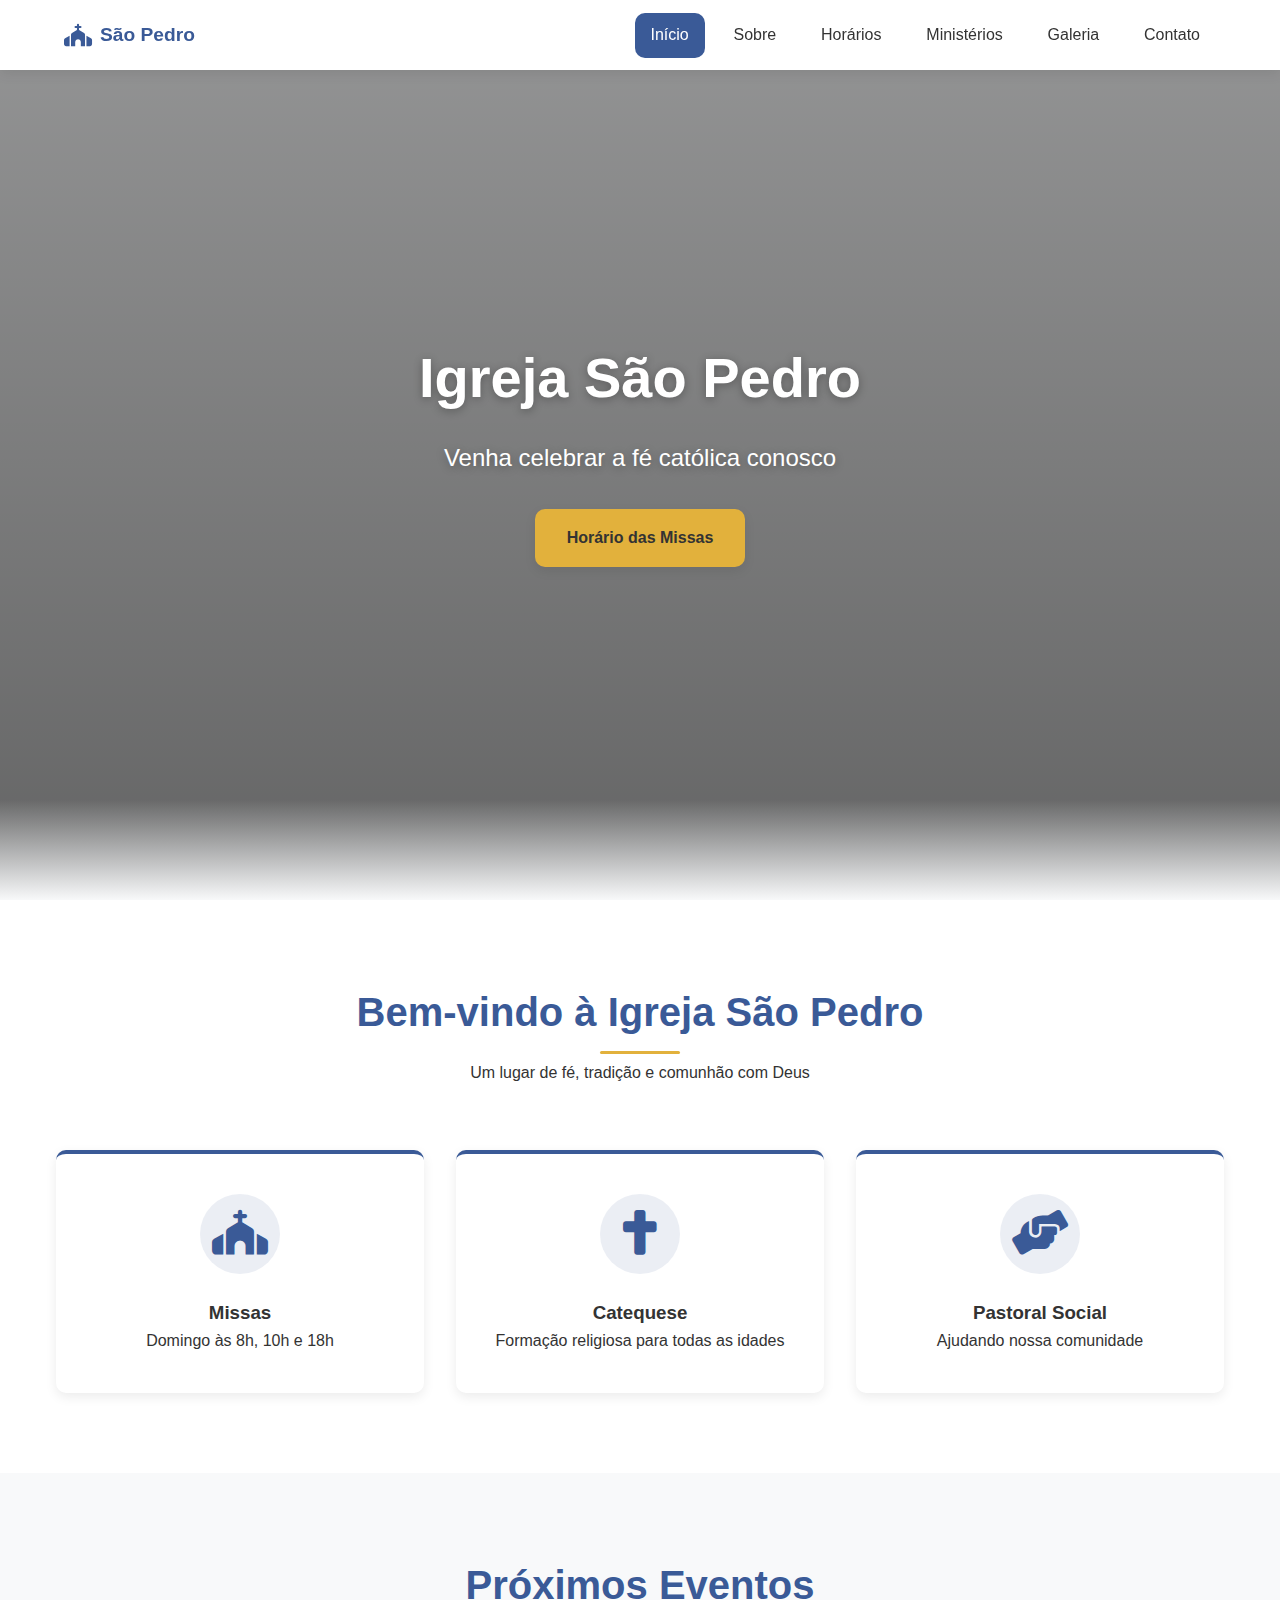
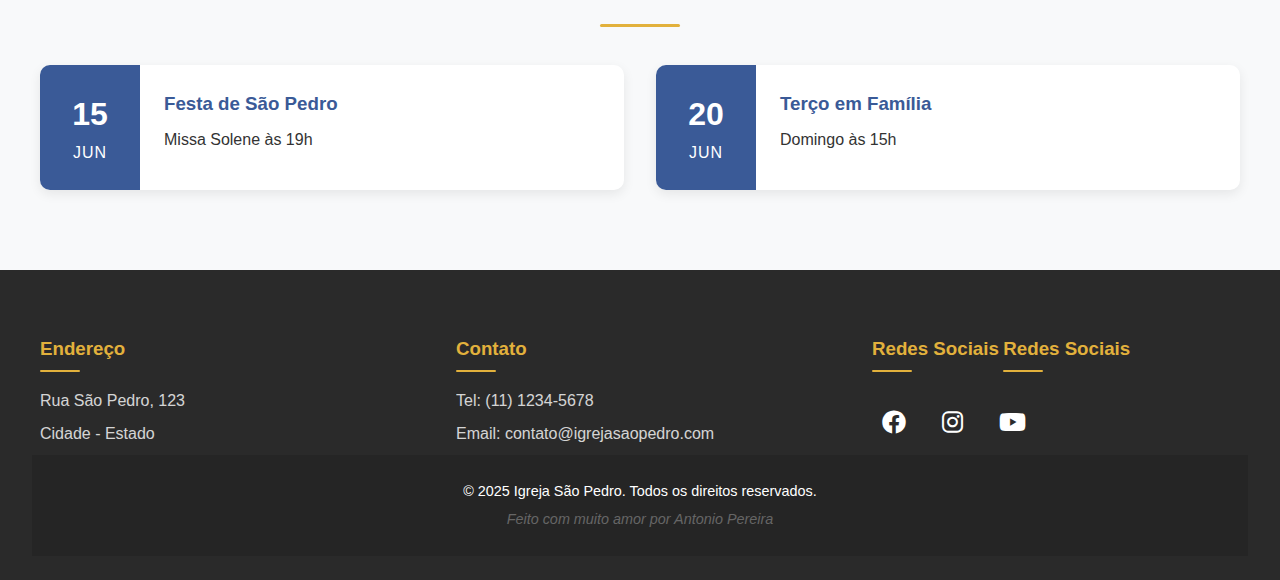
<file: index.html>
<!DOCTYPE html>
<html lang="pt-BR">
  <head>
    <title>Igreja São Pedro</title>
    <meta charset="UTF-8" />
    <meta name="viewport" content="width=device-width, initial-scale=1.0" />
    <link rel="stylesheet" href="styles.css" />
    <script type="module" src="script.js"></script>
    <link rel="stylesheet" href="https://cdnjs.cloudflare.com/ajax/libs/font-awesome/6.0.0/css/all.min.css" />
    <link rel="icon" href="/img/christianity.png" type="image/png">
  </head>
  <body>
    <nav>
      <div class="nav-container">
        <div class="nav-logo">
          <i class="fas fa-church"></i>
          <span>São Pedro</span>
        </div>
        <button class="mobile-menu-btn">
          <i class="fas fa-bars"></i>
        </button>
        <div class="nav-links">
          <a href="/" aria-current="page">Início</a> 
          <a href="/sobre.html">Sobre</a>
          <a href="/horarios.html">Horários</a>
          <a href="/ministerios.html">Ministérios</a>
          <a href="/galeria.html">Galeria</a>
          <a href="/contato.html">Contato</a>
        </div>
      </div>
    </nav>
    
    <header class="hero">
      <div class="hero-content">
        <h1>Igreja São Pedro</h1>
        <p>Venha celebrar a fé católica conosco</p>
        <a href="/horarios.html" class="cta-button">Horário das Missas</a>
      </div>
    </header>

    <main>
      <section class="welcome-section">
        <h2>Bem-vindo à Igreja São Pedro</h2>
        <p>Um lugar de fé, tradição e comunhão com Deus</p>
        <div class="features">
          <div class="feature-card">
            <i class="fas fa-church"></i>
            <h3>Missas</h3>
            <p>Domingo às 8h, 10h e 18h</p>
          </div>
          <div class="feature-card">
            <i class="fas fa-cross"></i>
            <h3>Catequese</h3>
            <p>Formação religiosa para todas as idades</p>
          </div>
          <div class="feature-card">
            <i class="fas fa-hands-helping"></i>
            <h3>Pastoral Social</h3>
            <p>Ajudando nossa comunidade</p>
          </div>
        </div>
      </section>

      <section class="events-section">
        <h2>Próximos Eventos</h2>
        <div class="events-grid">
          <div class="event-card">
            <div class="event-date">
              <span class="day">15</span>
              <span class="month">JUN</span>
            </div>
            <div class="event-details">
              <h3>Festa de São Pedro</h3>
              <p>Missa Solene às 19h</p>
            </div>
          </div>
          <div class="event-card">
            <div class="event-date">
              <span class="day">20</span>
              <span class="month">JUN</span>
            </div>
            <div class="event-details">
              <h3>Terço em Família</h3>
              <p>Domingo às 15h</p>
            </div>
          </div>
        </div>
      </section>
    </main>

    <footer>
      <div class="footer-content">
        <div class="footer-section">
          <h3>Endereço</h3>
          <p>Rua São Pedro, 123</p>
          <p>Cidade - Estado</p>
        </div>
        <div class="footer-section">
          <h3>Contato</h3>
          <p>Tel: (11) 1234-5678</p>
          <p>Email: contato@igrejasaopedro.com</p>
        </div>
        <div class="footer-section">
          <h3>Redes Sociais</h3>
          <h3>Redes Sociais</h3>
          <div class="social-links">
            <a href="https://www.facebook.com/igrejasaopedro" target="_blank" rel="noopener noreferrer">
              <i class="fab fa-facebook"></i>
            </a>
            <a href="https://www.instagram.com/igrejasaopedro" target="_blank" rel="noopener noreferrer">
              <i class="fab fa-instagram"></i>
            </a>
            <a href="https://www.youtube.com/@igrejasaopedro" target="_blank" rel="noopener noreferrer">
              <i class="fab fa-youtube"></i>
            </a>
          </div>
        </div>
      </div>
      <div class="footer-bottom">
        <p>&copy; 2025 Igreja São Pedro. Todos os direitos reservados.</p>
        <p>Feito com muito amor por Antonio Pereira</p>
      </div>
    </footer>

    <script>
      document.addEventListener('DOMContentLoaded', function() {
        const mobileMenuBtn = document.querySelector('.mobile-menu-btn');
        const navLinks = document.querySelector('.nav-links');
        
        mobileMenuBtn.addEventListener('click', function() {
          navLinks.classList.toggle('active');
          this.classList.toggle('active');
        });
      });
    </script>
  </body>
</html>
</file>
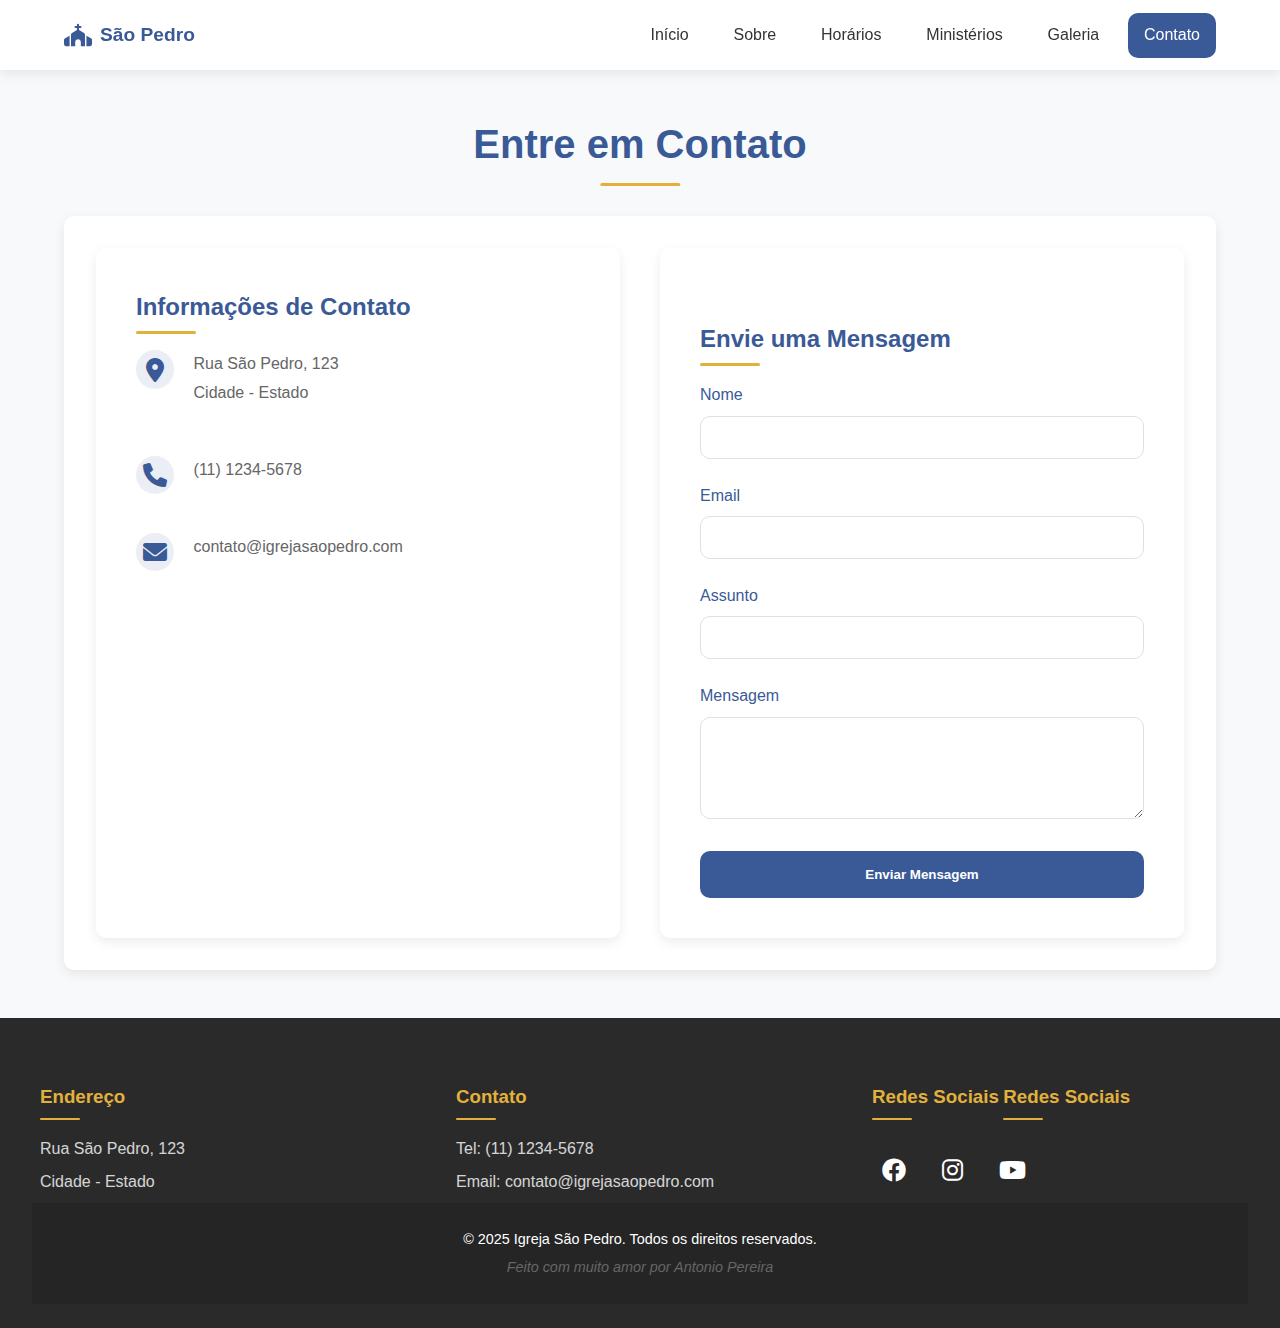
<file: contato.html>
<!DOCTYPE html>
<html lang="pt-BR">
  <head>
    <title>Contato - Igreja São Pedro</title>
    <meta charset="UTF-8" />
    <meta name="viewport" content="width=device-width, initial-scale=1.0" />
    <link rel="stylesheet" href="styles.css" />
    <script type="module" src="script.js"></script>
    <link rel="stylesheet" href="https://cdnjs.cloudflare.com/ajax/libs/font-awesome/6.0.0/css/all.min.css" />
    <link rel="icon" href="/img/christianity.png" type="image/png">
  </head>
  <body>
    <nav>
      <div class="nav-container">
        <div class="nav-logo">
          <i class="fas fa-church"></i>
          <span>São Pedro</span>
        </div>
        <button class="mobile-menu-btn">
          <i class="fas fa-bars"></i>
        </button>
        <div class="nav-links">
          <a href="/">Início</a>
          <a href="/sobre.html">Sobre</a>
          <a href="/horarios.html">Horários</a>
          <a href="/ministerios.html">Ministérios</a>
          <a href="/galeria.html">Galeria</a>
          <a href="/contato.html" aria-current="page">Contato</a>
        </div>
      </div>
    </nav>
    
    <main class="page-content">
      <h1>Entre em Contato</h1>
      <div class="content-section">
        <div class="contact-grid">
          <div class="contact-info">
            <h2>Informações de Contato</h2>
            <div class="contact-item">
              <i class="fas fa-map-marker-alt"></i>
              <p>Rua São Pedro, 123<br>Cidade - Estado</p>
            </div>
            <div class="contact-item">
              <i class="fas fa-phone"></i>
              <p>(11) 1234-5678</p>
            </div>
            <div class="contact-item">
              <i class="fas fa-envelope"></i>
              <p>contato@igrejasaopedro.com</p>
            </div>
          </div>

          <div class="contact-form">
            <h2>Envie uma Mensagem</h2>
            <form>
              <div class="form-group">
                <label for="name">Nome</label>
                <input type="text" id="name" name="name" required>
              </div>
              <div class="form-group">
                <label for="email">Email</label>
                <input type="email" id="email" name="email" required>
              </div>
              <div class="form-group">
                <label for="subject">Assunto</label>
                <input type="text" id="subject" name="subject" required>
              </div>
              <div class="form-group">
                <label for="message">Mensagem</label>
                <textarea id="message" name="message" rows="5" required></textarea>
              </div>
              <button type="submit" class="submit-button">Enviar Mensagem</button>
            </form>
          </div>
        </div>
      </div>
    </main>

    <footer>
      <div class="footer-content">
        <div class="footer-section">
          <h3>Endereço</h3>
          <p>Rua São Pedro, 123</p>
          <p>Cidade - Estado</p>
        </div>
        <div class="footer-section">
          <h3>Contato</h3>
          <p>Tel: (11) 1234-5678</p>
          <p>Email: contato@igrejasaopedro.com</p>
        </div>
        <div class="footer-section">
          <h3>Redes Sociais</h3>
          <h3>Redes Sociais</h3>
          <div class="social-links">
            <a href="https://www.facebook.com/igrejasaopedro" target="_blank" rel="noopener noreferrer">
              <i class="fab fa-facebook"></i>
            </a>
            <a href="https://www.instagram.com/igrejasaopedro" target="_blank" rel="noopener noreferrer">
              <i class="fab fa-instagram"></i>
            </a>
            <a href="https://www.youtube.com/@igrejasaopedro" target="_blank" rel="noopener noreferrer">
              <i class="fab fa-youtube"></i>
            </a>
          </div>
        </div>
      </div>
      <div class="footer-bottom">
        <p>&copy; 2025 Igreja São Pedro. Todos os direitos reservados.</p>
        <p>Feito com muito amor por Antonio Pereira</p>
      </div>
    </footer>

    <script>
      document.addEventListener('DOMContentLoaded', function() {
        const mobileMenuBtn = document.querySelector('.mobile-menu-btn');
        const navLinks = document.querySelector('.nav-links');
        
        mobileMenuBtn.addEventListener('click', function() {
          navLinks.classList.toggle('active');
          this.classList.toggle('active');
        });
      });
    </script>
  </body>
</html>
</file>
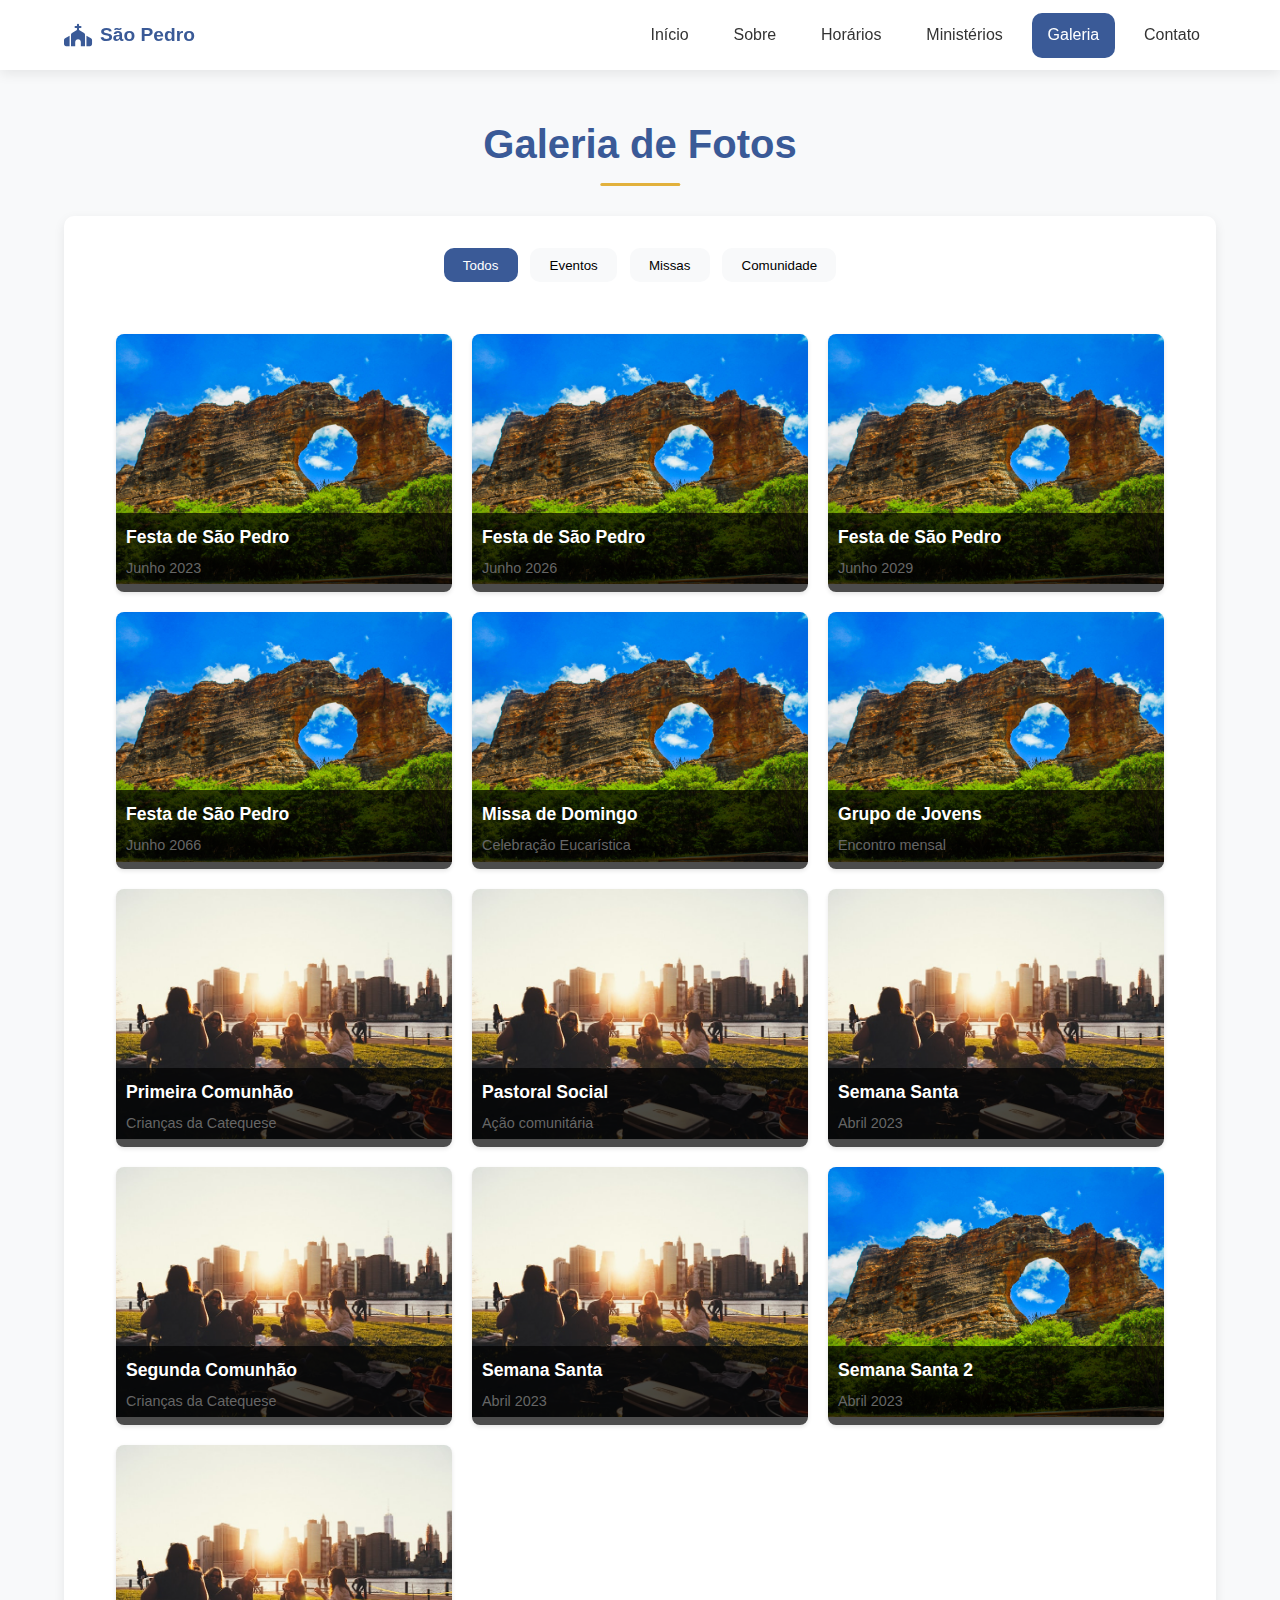
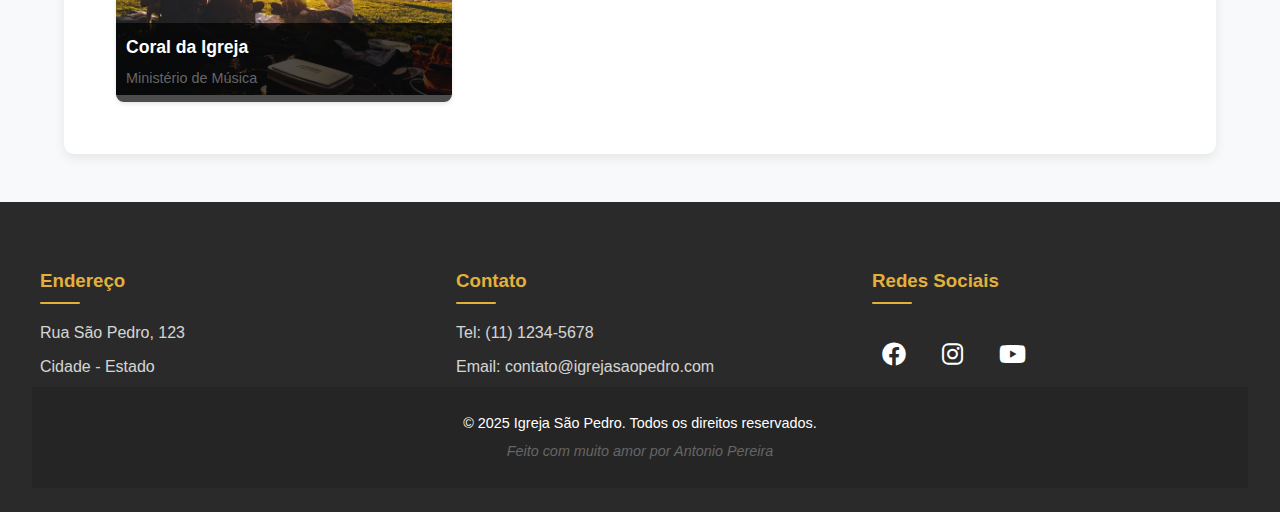
<file: galeria.html>
<!DOCTYPE html>
<html lang="pt-BR">
  <head>
    <title>Galeria - Igreja São Pedro</title>
    <meta charset="UTF-8" />
    <meta name="viewport" content="width=device-width, initial-scale=1.0" />
    <link rel="stylesheet" href="styles.css" />
    <script type="module" src="script.js"></script>
    <link rel="stylesheet" href="https://cdnjs.cloudflare.com/ajax/libs/font-awesome/6.0.0/css/all.min.css" />
    <link rel="icon" href="/img/christianity.png" type="image/png">
  </head>
  <body>
    <nav>
      <div class="nav-container">
        <div class="nav-logo">
          <i class="fas fa-church"></i>
          <span>São Pedro</span>
        </div>
        <button class="mobile-menu-btn">
          <i class="fas fa-bars"></i>
        </button>
        <div class="nav-links">
          <a href="/">Início</a>
          <a href="/sobre.html">Sobre</a>
          <a href="/horarios.html">Horários</a>
          <a href="/ministerios.html">Ministérios</a>
          <a href="/galeria.html" aria-current="page">Galeria</a>
          <a href="/contato.html">Contato</a>
        </div>
      </div>
    </nav>
    
    <main class="page-content">
      <h1>Galeria de Fotos</h1>
      <div class="content-section">
        <div class="gallery-filter">
          <button class="filter-btn active" data-filter="all">Todos</button>
          <button class="filter-btn" data-filter="eventos">Eventos</button>
          <button class="filter-btn" data-filter="missas">Missas</button>
          <button class="filter-btn" data-filter="comunidade">Comunidade</button>
        </div>

        <div class="gallery-grid">
          <div class="gallery-item" data-category="eventos">
            <img src="/img/capivara_fb-2.jpg" alt="Festa de São Pedro" loading="lazy">
            <div class="gallery-caption">
              <h3>Festa de São Pedro</h3>
              <p>Junho 2023</p>
            </div>
          </div>
          
          <div class="gallery-item" data-category="eventos">
            <img src="/img/capivara_fb-2.jpg" alt="Festa de São Pedro" loading="lazy">
            <div class="gallery-caption">
              <h3>Festa de São Pedro</h3>
              <p>Junho 2026</p>
            </div>
          </div>

          <div class="gallery-item" data-category="missas">
            <img src="/img/capivara_fb-2.jpg" alt="Festa de São Pedro" loading="lazy">
            <div class="gallery-caption">
              <h3>Festa de São Pedro</h3>
              <p>Junho 2029</p>
            </div>
          </div>

          <div class="gallery-item" data-category="comunidade">
            <img src="/img/capivara_fb-2.jpg" alt="Festa de São Pedro" loading="lazy">
            <div class="gallery-caption">
              <h3>Festa de São Pedro</h3>
              <p>Junho 2066</p>
            </div>
          </div>

          <div class="gallery-item" data-category="missas">
            <img src="/img/capivara_fb-2.jpg" alt="Missa de Domingo" loading="lazy">
            <div class="gallery-caption">
              <h3>Missa de Domingo</h3>
              <p>Celebração Eucarística</p>
            </div>
          </div>
          
          <div class="gallery-item" data-category="comunidade">
            <img src="/img/capivara_fb-2.jpg" alt="Grupo de Jovens" loading="lazy">
            <div class="gallery-caption">
              <h3>Grupo de Jovens</h3>
              <p>Encontro mensal</p>
            </div>
          </div>
          
          <div class="gallery-item" data-category="missas">
            <img src="/img/imgsite.jpg" alt="Primeira Comunhão" loading="lazy">
            <div class="gallery-caption">
              <h3>Primeira Comunhão</h3>
              <p>Crianças da Catequese</p>
            </div>
          </div>
          
          <div class="gallery-item" data-category="comunidade">
            <img src="/img/imgsite.jpg" alt="Pastoral Social" loading="lazy">
            
            <div class="gallery-caption">
              <h3>Pastoral Social</h3>
              <p>Ação comunitária</p>
            </div>
          </div>
          
          <div class="gallery-item" data-category="eventos">
            <img src="/img/imgsite.jpg" alt="Semana Santa" loading="lazy">
            <div class="gallery-caption">
              <h3>Semana Santa</h3>
              <p>Abril 2023</p>
            </div>
          </div>
          
          <div class="gallery-item" data-category="missas">
            <img src="/img/imgsite.jpg" alt="Segunda Comunhão" loading="lazy">
            <div class="gallery-caption">
              <h3>Segunda Comunhão</h3>
              <p>Crianças da Catequese</p>
            </div>
          </div>
          
          <div class="gallery-item" data-category="eventos">
            <img src="/img/imgsite.jpg" alt="Semana Santa" loading="lazy">
            <div class="gallery-caption">
              <h3>Semana Santa</h3>
              <p>Abril 2023</p>
            </div>
          </div>

          <div class="gallery-item" data-category="eventos">
            <img src="/img/capivara_fb-2.jpg" alt="Semana Santa 2" loading="lazy">
            <div class="gallery-caption">
              <h3>Semana Santa 2</h3>
              <p>Abril 2023</p>
            </div>
          </div>
          
          <div class="gallery-item" data-category="comunidade">
            <img src="/img/imgsite.jpg" alt="Coral da Igreja" loading="lazy">
            
            <div class="gallery-caption">
              <h3>Coral da Igreja</h3>
              <p>Ministério de Música</p>
            </div>
          </div>
        </div>
      </div>

    </main>

    <footer>
      <div class="footer-content">
        <div class="footer-section">
          <h3>Endereço</h3>
          <p>Rua São Pedro, 123</p>
          <p>Cidade - Estado</p>
        </div>
        <div class="footer-section">
          <h3>Contato</h3>
          <p>Tel: (11) 1234-5678</p>
          <p>Email: contato@igrejasaopedro.com</p>
        </div>
        <div class="footer-section">
          <h3>Redes Sociais</h3>
          <div class="social-links">
            <a href="https://www.facebook.com/igrejasaopedro" target="_blank" rel="noopener noreferrer">
              <i class="fab fa-facebook"></i>
            </a>
            <a href="https://www.instagram.com/igrejasaopedro" target="_blank" rel="noopener noreferrer">
              <i class="fab fa-instagram"></i>
            </a>
            <a href="https://www.youtube.com/@igrejasaopedro" target="_blank" rel="noopener noreferrer">
              <i class="fab fa-youtube"></i>
            </a>
          </div>
        </div>
      </div>
      <div class="footer-bottom">
        <p>&copy; 2025 Igreja São Pedro. Todos os direitos reservados.</p>
        <p>Feito com muito amor por Antonio Pereira</p>
      </div>
    </footer>

    <script>
      document.addEventListener('DOMContentLoaded', function() {
        const filterButtons = document.querySelectorAll('.filter-btn');
        const galleryItems = document.querySelectorAll('.gallery-item');
        const mobileMenuBtn = document.querySelector('.mobile-menu-btn');
        const navLinks = document.querySelector('.nav-links');
        
        mobileMenuBtn.addEventListener('click', function() {
          navLinks.classList.toggle('active');
          this.classList.toggle('active');
        });
        
        filterButtons.forEach(button => {
          button.addEventListener('click', function() {
            // Remove active class from all buttons
            filterButtons.forEach(btn => btn.classList.remove('active'));
            
            // Add active class to clicked button
            this.classList.add('active');
            
            const filter = this.getAttribute('data-filter');
            
            galleryItems.forEach(item => {
              if (filter === 'all' || item.getAttribute('data-category') === filter) {
                item.style.display = 'block';
              } else {
                item.style.display = 'none';
              }
            });
          });
        });
      });
    </script>
  </body>
</html>
</file>
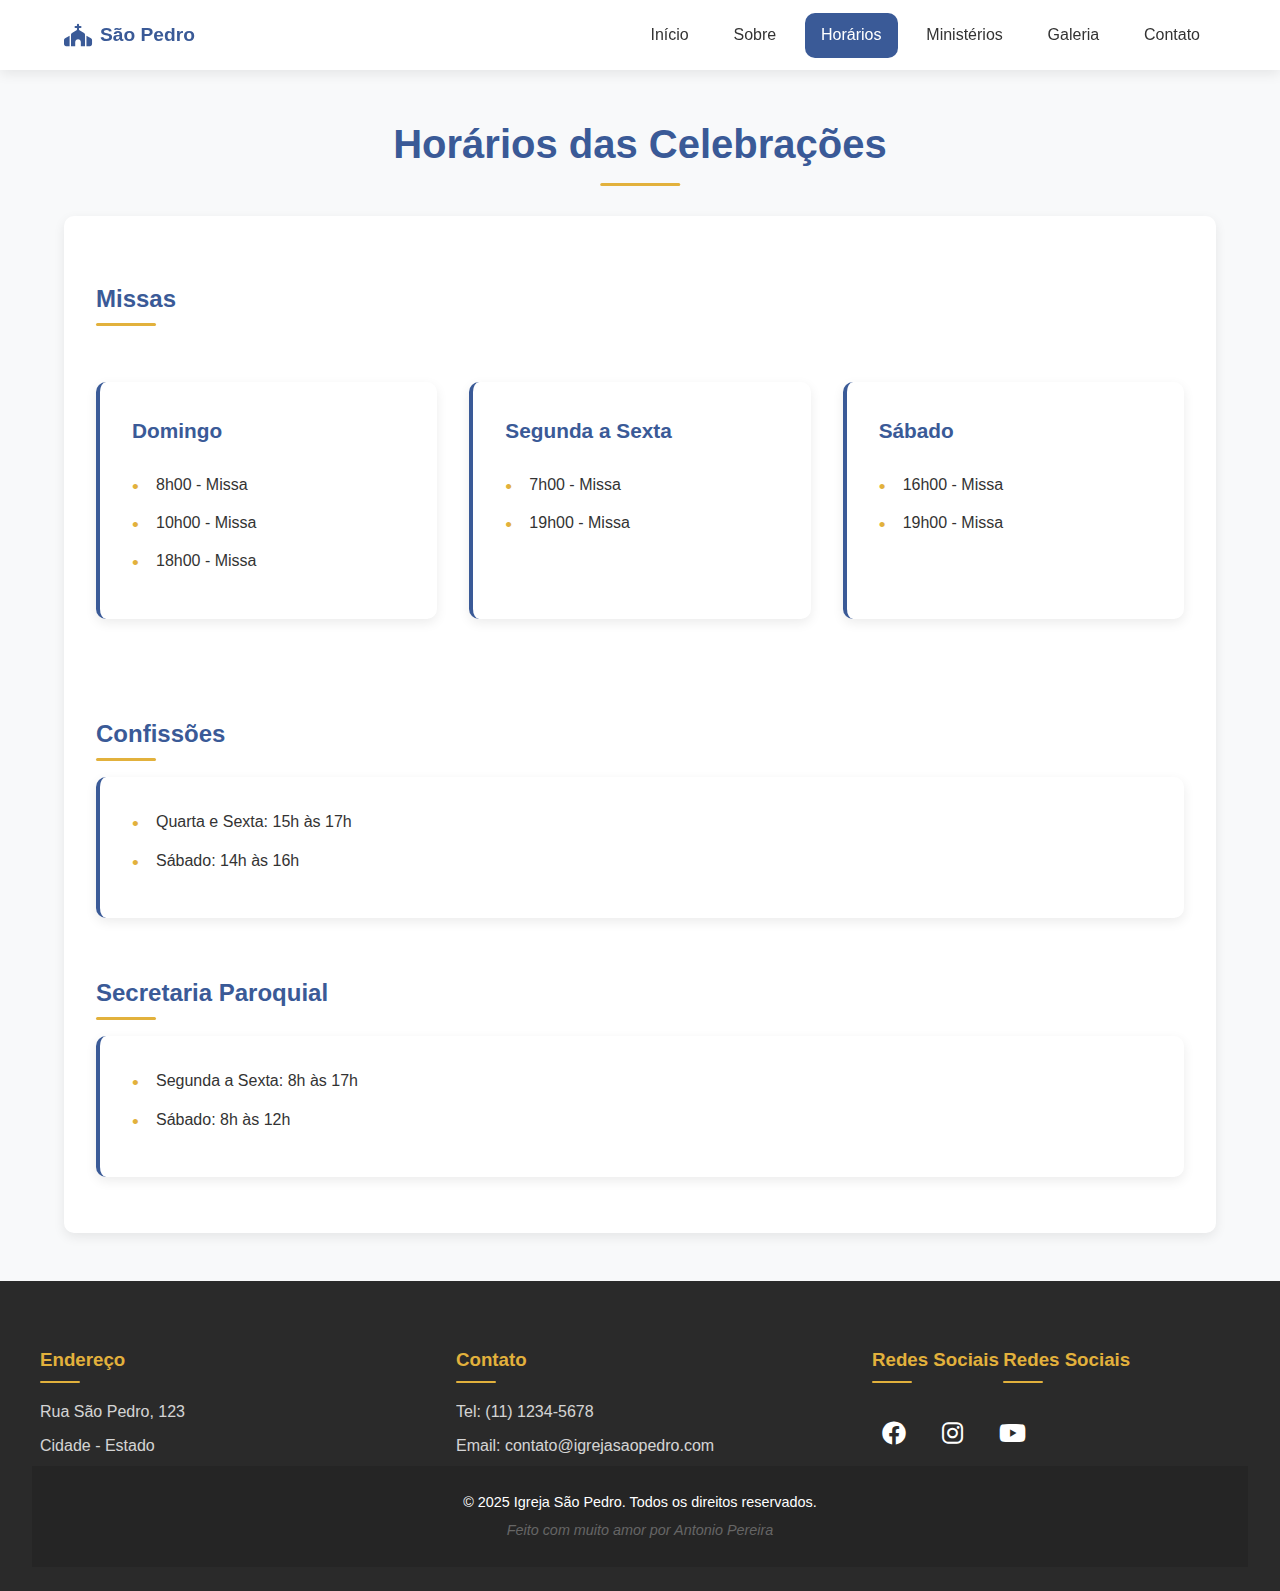
<file: horarios.html>
<!DOCTYPE html>
<html lang="pt-BR">
  <head>
    <title>Horários - Igreja São Pedro</title>
    <meta charset="UTF-8" />
    <meta name="viewport" content="width=device-width, initial-scale=1.0" />
    <link rel="stylesheet" href="styles.css" />
    <script type="module" src="script.js"></script>
    <link rel="stylesheet" href="https://cdnjs.cloudflare.com/ajax/libs/font-awesome/6.0.0/css/all.min.css" />
    <link rel="icon" href="/img/christianity.png" type="image/png">
  <body>
    <nav>
      <div class="nav-container">
        <div class="nav-logo">
          <i class="fas fa-church"></i>
          <span>São Pedro</span>
        </div>
        <button class="mobile-menu-btn">
          <i class="fas fa-bars"></i>
        </button>
        <div class="nav-links">
          <a href="/">Início</a>
          <a href="/sobre.html">Sobre</a>
          <a href="/horarios.html" aria-current="page">Horários</a>
          <a href="/ministerios.html">Ministérios</a>
          <a href="/galeria.html">Galeria</a>
          <a href="/contato.html">Contato</a>
        </div>
      </div>
    </nav>
    
    <main class="page-content">
      <h1>Horários das Celebrações</h1>
      <div class="content-section">
        <h2>Missas</h2>
        <div class="schedule-grid">
          <div class="schedule-card">
            <h3>Domingo</h3>
            <ul>
              <li>8h00 - Missa</li>
              <li>10h00 - Missa</li>
              <li>18h00 - Missa</li>
            </ul>
          </div>
          <div class="schedule-card">
            <h3>Segunda a Sexta</h3>
            <ul>
              <li>7h00 - Missa</li>
              <li>19h00 - Missa</li>
            </ul>
          </div>
          <div class="schedule-card">
            <h3>Sábado</h3>
            <ul>
              <li>16h00 - Missa</li>
              <li>19h00 - Missa</li>
            </ul>
          </div>
        </div>

        <h2>Confissões</h2>
        <div class="schedule-card">
          <ul>
            <li>Quarta e Sexta: 15h às 17h</li>
            <li>Sábado: 14h às 16h</li>
          </ul>
        </div>

        <h2>Secretaria Paroquial</h2>
        <div class="schedule-card">
          <ul>
            <li>Segunda a Sexta: 8h às 17h</li>
            <li>Sábado: 8h às 12h</li>
          </ul>
        </div>
      </div>
    </main>

    <footer>
      <div class="footer-content">
        <div class="footer-section">
          <h3>Endereço</h3>
          <p>Rua São Pedro, 123</p>
          <p>Cidade - Estado</p>
        </div>
        <div class="footer-section">
          <h3>Contato</h3>
          <p>Tel: (11) 1234-5678</p>
          <p>Email: contato@igrejasaopedro.com</p>
        </div>
        <div class="footer-section">
          <h3>Redes Sociais</h3>
          <h3>Redes Sociais</h3>
          <div class="social-links">
            <a href="https://www.facebook.com/igrejasaopedro" target="_blank" rel="noopener noreferrer">
              <i class="fab fa-facebook"></i>
            </a>
            <a href="https://www.instagram.com/igrejasaopedro" target="_blank" rel="noopener noreferrer">
              <i class="fab fa-instagram"></i>
            </a>
            <a href="https://www.youtube.com/@igrejasaopedro" target="_blank" rel="noopener noreferrer">
              <i class="fab fa-youtube"></i>
            </a>
          </div>
        </div>
      </div>
      <div class="footer-bottom">
        <p>&copy; 2025 Igreja São Pedro. Todos os direitos reservados.</p>
        <p>Feito com muito amor por Antonio Pereira</p>
      </div>
    </footer>

    <script>
      document.addEventListener('DOMContentLoaded', function() {
        const mobileMenuBtn = document.querySelector('.mobile-menu-btn');
        const navLinks = document.querySelector('.nav-links');
        
        mobileMenuBtn.addEventListener('click', function() {
          navLinks.classList.toggle('active');
          this.classList.toggle('active');
        });
      });
    </script>
  </body>
</html>
</file>
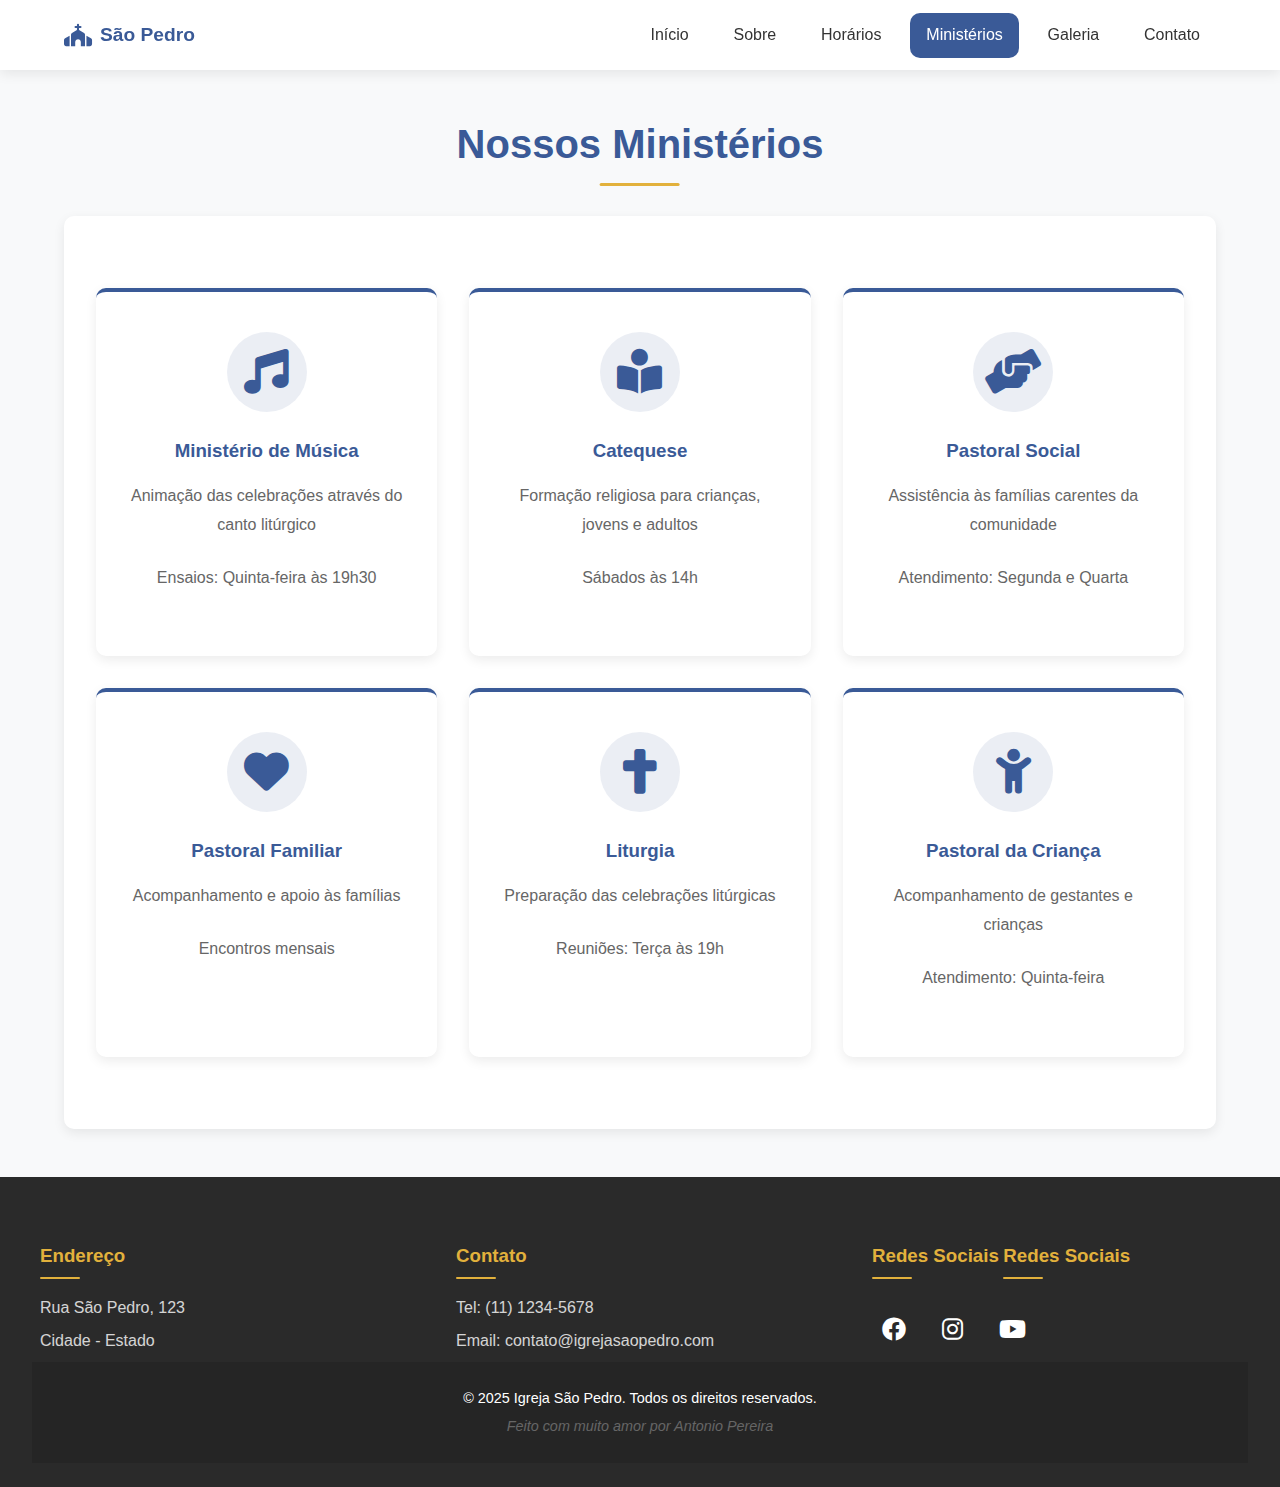
<file: ministerios.html>
<!DOCTYPE html>
<html lang="pt-BR">
  <head>
    <title>Ministérios - Igreja São Pedro</title>
    <meta charset="UTF-8" />
    <meta name="viewport" content="width=device-width, initial-scale=1.0" />
    <link rel="stylesheet" href="styles.css" />
    <script type="module" src="script.js"></script>
    <link rel="stylesheet" href="https://cdnjs.cloudflare.com/ajax/libs/font-awesome/6.0.0/css/all.min.css" />
    <link rel="icon" href="/img/christianity.png" type="image/png">
  </head>
  <body>
    <nav>
      <div class="nav-container">
        <div class="nav-logo">
          <i class="fas fa-church"></i>
          <span>São Pedro</span>
        </div>
        <button class="mobile-menu-btn">
          <i class="fas fa-bars"></i>
        </button>
        <div class="nav-links">
          <a href="/">Início</a>
          <a href="/sobre.html">Sobre</a>
          <a href="/horarios.html">Horários</a>
          <a href="/ministerios.html" aria-current="page">Ministérios</a>
          <a href="/galeria.html">Galeria</a>
          <a href="/contato.html">Contato</a>
        </div>
      </div>
    </nav>
    
    <main class="page-content">
      <h1>Nossos Ministérios</h1>
      <div class="content-section">
        <div class="ministry-grid">
          <div class="ministry-card">
            <i class="fas fa-music"></i>
            <h3>Ministério de Música</h3>
            <p>Animação das celebrações através do canto litúrgico</p>
            <p>Ensaios: Quinta-feira às 19h30</p>
          </div>

          <div class="ministry-card">
            <i class="fas fa-book-reader"></i>
            <h3>Catequese</h3>
            <p>Formação religiosa para crianças, jovens e adultos</p>
            <p>Sábados às 14h</p>
          </div>

          <div class="ministry-card">
            <i class="fas fa-hands-helping"></i>
            <h3>Pastoral Social</h3>
            <p>Assistência às famílias carentes da comunidade</p>
            <p>Atendimento: Segunda e Quarta</p>
          </div>

          <div class="ministry-card">
            <i class="fas fa-heart"></i>
            <h3>Pastoral Familiar</h3>
            <p>Acompanhamento e apoio às famílias</p>
            <p>Encontros mensais</p>
          </div>

          <div class="ministry-card">
            <i class="fas fa-cross"></i>
            <h3>Liturgia</h3>
            <p>Preparação das celebrações litúrgicas</p>
            <p>Reuniões: Terça às 19h</p>
          </div>

          <div class="ministry-card">
            <i class="fas fa-child"></i>
            <h3>Pastoral da Criança</h3>
            <p>Acompanhamento de gestantes e crianças</p>
            <p>Atendimento: Quinta-feira</p>
          </div>
        </div>
      </div>
    </main>

    <footer>
      <div class="footer-content">
        <div class="footer-section">
          <h3>Endereço</h3>
          <p>Rua São Pedro, 123</p>
          <p>Cidade - Estado</p>
        </div>
        <div class="footer-section">
          <h3>Contato</h3>
          <p>Tel: (11) 1234-5678</p>
          <p>Email: contato@igrejasaopedro.com</p>
        </div>
        <div class="footer-section">
          <h3>Redes Sociais</h3>
          <h3>Redes Sociais</h3>
          <div class="social-links">
            <a href="https://www.facebook.com/igrejasaopedro" target="_blank" rel="noopener noreferrer">
              <i class="fab fa-facebook"></i>
            </a>
            <a href="https://www.instagram.com/igrejasaopedro" target="_blank" rel="noopener noreferrer">
              <i class="fab fa-instagram"></i>
            </a>
            <a href="https://www.youtube.com/@igrejasaopedro" target="_blank" rel="noopener noreferrer">
              <i class="fab fa-youtube"></i>
            </a>
          </div>
        </div>
      </div>
      <div class="footer-bottom">
        <p>&copy; 2025 Igreja São Pedro. Todos os direitos reservados.</p>
        <p>Feito com muito amor por Antonio Pereira</p>
      </div>
    </footer>

    <script>
      document.addEventListener('DOMContentLoaded', function() {
        const mobileMenuBtn = document.querySelector('.mobile-menu-btn');
        const navLinks = document.querySelector('.nav-links');
        
        mobileMenuBtn.addEventListener('click', function() {
          navLinks.classList.toggle('active');
          this.classList.toggle('active');
        });
      });
    </script>
  </body>
</html>
</file>
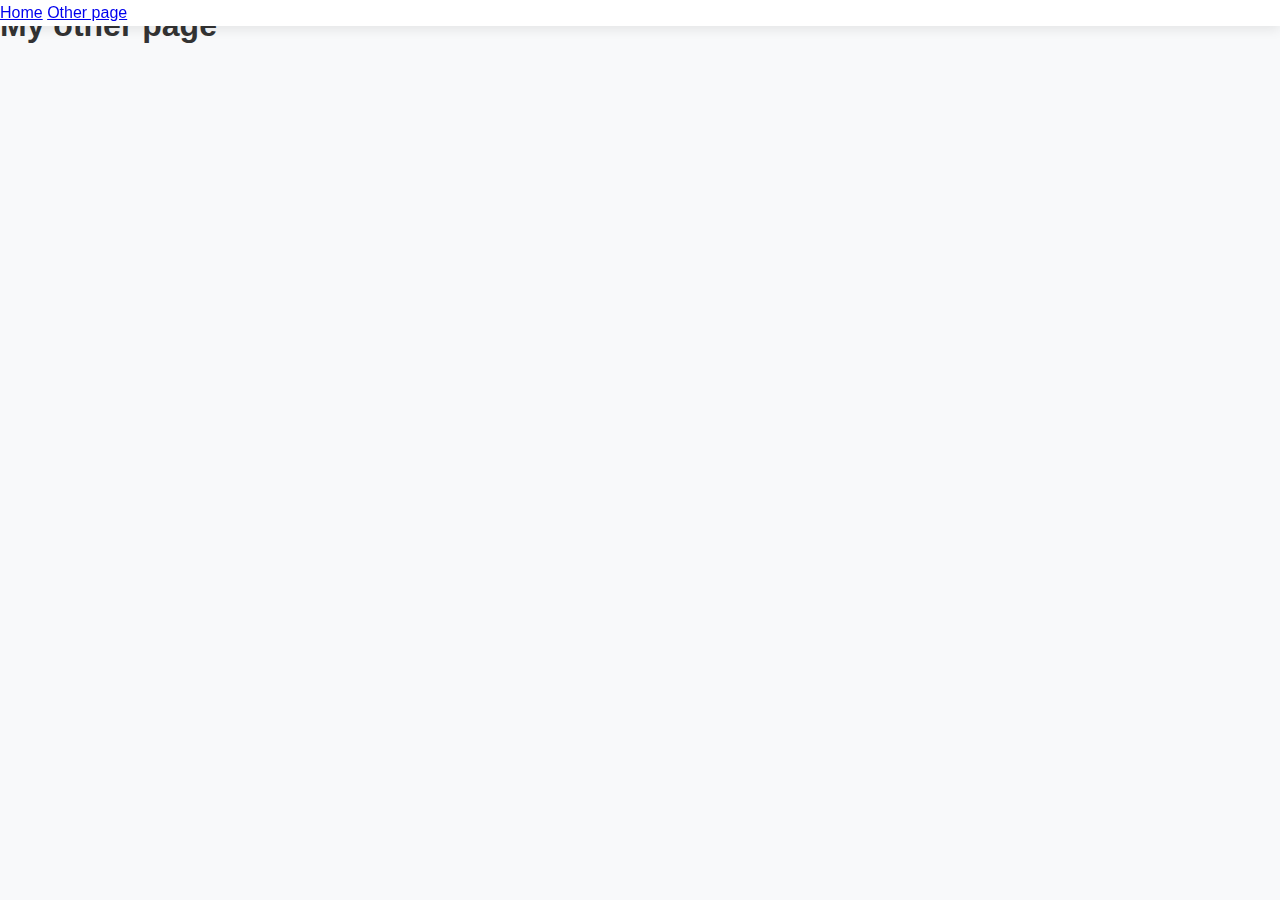
<file: page2.html>
<!DOCTYPE html>
<html lang="en">
  <head>
    <title>Other page</title>
    <meta charset="UTF-8" />
    <meta name="viewport" content="width=device-width" />
    <link rel="stylesheet" href="styles.css" />
    <script type="module" src="script.js"></script>
  </head>
  <body>
    <nav>
      <a href="/">Home</a>
      <a href="/page2.html" aria-current="page">Other page</a>
    </nav>
    <main>
      <h1>My other page</h1>
    </main>
  </body>
</html>
</file>
<file: styles.css>
* {
  box-sizing: border-box;
  margin: 0;
  padding: 0;
}

:root {
  --primary: #3a5a97;
  --primary-light: #4a6cb0;
  --primary-dark: #2a4580;
  --accent: #e2b13c;
  --text: #333;
  --text-light: #666;
  --bg-light: #f8f9fa;
  --bg-dark: #2a2a2a;
  --white: #ffffff;
  --shadow: 0 4px 12px rgba(0,0,0,0.08);
  --radius: 10px;
  --transition: all 0.3s cubic-bezier(0.25, 0.8, 0.25, 1);
}

body {
  font-family: 'Segoe UI', Tahoma, Geneva, Verdana, sans-serif;
  line-height: 1.6;
  color: var(--text);
  background-color: var(--bg-light);
  overflow-x: hidden;
}

/* Novo menu de navegação responsivo */
nav {
  background-color: var(--white);
  box-shadow: var(--shadow);
  position: fixed;
  width: 100%;
  z-index: 1000;
  padding: 0;
}

.nav-container {
  display: flex;
  justify-content: space-between;
  align-items: center;
  padding: 0.8rem 1.5rem;
  max-width: 1200px;
  margin: 0 auto;
}

.nav-logo {
  display: flex;
  align-items: center;
  font-weight: bold;
  font-size: 1.2rem;
  color: var(--primary);
}

.nav-logo i {
  margin-right: 0.5rem;
  font-size: 1.4rem;
}

.mobile-menu-btn {
  display: none;
  background: none;
  border: none;
  color: var(--primary);
  font-size: 1.5rem;
  cursor: pointer;
}

.nav-links {
  display: flex;
  gap: 0.8rem;
}

.nav-links a {
  text-decoration: none;
  color: var(--text);
  font-weight: 500;
  padding: 0.6rem 1rem;
  border-radius: var(--radius);
  transition: var(--transition);
}

.nav-links a:hover {
  background-color: rgba(58, 90, 151, 0.1);
  color: var(--primary);
}

.nav-links a[aria-current='page'] {
  background-color: var(--primary);
  color: var(--white);
}

.hero {
  height: 100vh;
  background: linear-gradient(rgba(0,0,0,0.4), rgba(0,0,0,0.6)),
              url('https://images.unsplash.com/photo-1438032005730-c779502df39b?auto=format&fit=crop&w=1920&q=80');
  background-size: cover;
  background-position: center;
  display: flex;
  align-items: center;
  justify-content: center;
  text-align: center;
  color: var(--white);
  position: relative;
}

.hero::after {
  content: '';
  position: absolute;
  bottom: 0;
  left: 0;
  right: 0;
  height: 100px;
  background: linear-gradient(to top, var(--bg-light), transparent);
}

.hero-content {
  padding: 2rem;
  max-width: 800px;
  z-index: 2;
}

.hero h1 {
  font-size: 3.5rem;
  margin-bottom: 1rem;
  text-shadow: 0 2px 10px rgba(0,0,0,0.3);
}

.hero p {
  font-size: 1.5rem;
  margin-bottom: 2rem;
  text-shadow: 0 2px 10px rgba(0,0,0,0.3);
}

.cta-button {
  display: inline-block;
  padding: 1rem 2rem;
  background-color: var(--accent);
  color: var(--text);
  text-decoration: none;
  border-radius: var(--radius);
  font-weight: bold;
  transition: var(--transition);
  box-shadow: var(--shadow);
}

.cta-button:hover {
  background-color: #d9a730;
  transform: translateY(-2px);
  box-shadow: 0 6px 16px rgba(0,0,0,0.15);
}

.welcome-section {
  padding: 5rem 1.5rem;
  text-align: center;
  background-color: var(--white);
}

.welcome-section h2 {
  font-size: 2.5rem;
  margin-bottom: 1rem;
  color: var(--primary);
  position: relative;
  display: inline-block;
}

.welcome-section h2::after {
  content: '';
  position: absolute;
  bottom: -10px;
  left: 50%;
  transform: translateX(-50%);
  width: 80px;
  height: 3px;
  background-color: var(--accent);
  border-radius: 3px;
}

.features {
  display: grid;
  grid-template-columns: repeat(auto-fit, minmax(280px, 1fr));
  gap: 2rem;
  margin-top: 4rem;
  padding: 0 1rem;
  max-width: 1200px;
  margin-left: auto;
  margin-right: auto;
}

.feature-card {
  padding: 2.5rem 2rem;
  background-color: var(--white);
  border-radius: var(--radius);
  transition: var(--transition);
  box-shadow: var(--shadow);
  border-top: 4px solid var(--primary);
}

.feature-card:hover {
  transform: translateY(-8px);
  box-shadow: 0 12px 24px rgba(0,0,0,0.12);
}

.feature-card i {
  font-size: 2.8rem;
  color: var(--primary);
  margin-bottom: 1.5rem;
  background: rgba(58, 90, 151, 0.1);
  width: 80px;
  height: 80px;
  display: inline-flex;
  align-items: center;
  justify-content: center;
  border-radius: 50%;
}

.events-section {
  padding: 5rem 1.5rem;
  background-color: var(--bg-light);
  text-align: center;
}

.events-section h2 {
  font-size: 2.5rem;
  margin-bottom: 3rem;
  color: var(--primary);
  position: relative;
  display: inline-block;
}

.events-section h2::after {
  content: '';
  position: absolute;
  bottom: -10px;
  left: 50%;
  transform: translateX(-50%);
  width: 80px;
  height: 3px;
  background-color: var(--accent);
  border-radius: 3px;
}

.events-grid {
  display: grid;
  grid-template-columns: repeat(auto-fit, minmax(300px, 1fr));
  gap: 2rem;
  max-width: 1200px;
  margin: 0 auto;
}

.event-card {
  display: flex;
  background-color: var(--white);
  border-radius: var(--radius);
  overflow: hidden;
  box-shadow: var(--shadow);
  transition: var(--transition);
}

.event-card:hover {
  transform: translateY(-5px);
  box-shadow: 0 12px 24px rgba(0,0,0,0.12);
}

.event-date {
  background-color: var(--primary);
  color: var(--white);
  padding: 1.5rem 1rem;
  display: flex;
  flex-direction: column;
  align-items: center;
  justify-content: center;
  min-width: 100px;
}

.event-date .day {
  font-size: 2rem;
  font-weight: bold;
}

.event-date .month {
  font-size: 1rem;
  text-transform: uppercase;
  letter-spacing: 1px;
}

.event-details {
  padding: 1.5rem;
  text-align: left;
}

.event-details h3 {
  color: var(--primary);
  margin-bottom: 0.5rem;
}

/* Estilos para as páginas internas */
.page-content {
  padding: 5rem 1.5rem 3rem;
  max-width: 1200px;
  margin: 0 auto;
}

.page-content h1 {
  font-size: 2.5rem;
  margin-bottom: 2.5rem;
  margin-top: 2rem;
  text-align: center;
  color: var(--primary);
  position: relative;
  display: inline-block;
  left: 50%;
  transform: translateX(-50%);
}

.page-content h1::after {
  content: '';
  position: absolute;
  bottom: -10px;
  left: 50%;
  transform: translateX(-50%);
  width: 80px;
  height: 3px;
  background-color: var(--accent);
  border-radius: 3px;
}

.content-section {
  background-color: var(--white);
  padding: 2rem;
  border-radius: var(--radius);
  box-shadow: var(--shadow);
}

.content-section h2 {
  color: var(--primary);
  margin: 2rem 0 1.5rem;
  position: relative;
  display: inline-block;
}

.content-section h2::after {
  content: '';
  position: absolute;
  bottom: -8px;
  left: 0;
  width: 60px;
  height: 3px;
  background-color: var(--accent);
  border-radius: 3px;
}

.content-section p {
  margin-bottom: 1.5rem;
  color: var(--text-light);
  line-height: 1.8;
}

/* Estilos para a página Sobre */
.priest-section {
  display: flex;
  align-items: center;
  gap: 2.5rem;
  margin: 2.5rem 0;
  background-color: var(--bg-light);
  padding: 2rem;
  border-radius: var(--radius);
}

.priest-photo {
  width: 200px;
  height: 200px;
  border-radius: 50%;
  object-fit: cover;
  box-shadow: var(--shadow);
  border: 4px solid var(--white);
}

.priest-info h3 {
  color: var(--primary);
  margin-bottom: 0.5rem;
}

/* Estilos para a página Horários */
.schedule-grid {
  display: grid;
  grid-template-columns: repeat(auto-fit, minmax(280px, 1fr));
  gap: 2rem;
  margin: 2.5rem 0;
}

.schedule-card {
  background-color: var(--white);
  padding: 2rem;
  border-radius: var(--radius);
  margin-bottom: 1.5rem;
  box-shadow: var(--shadow);
  border-left: 4px solid var(--primary);
}

.schedule-card h3 {
  color: var(--primary);
  margin-bottom: 1.5rem;
  font-size: 1.3rem;
}

.schedule-card ul {
  list-style: none;
}

.schedule-card li {
  margin-bottom: 0.8rem;
  padding-left: 1.5rem;
  position: relative;
}

.schedule-card li::before {
  content: '•';
  position: absolute;
  left: 0;
  color: var(--accent);
  font-size: 1.2rem;
}

/* Estilos para a página Ministérios */
.ministry-grid {
  display: grid;
  grid-template-columns: repeat(auto-fit, minmax(280px, 1fr));
  gap: 2rem;
  margin: 2.5rem 0;
}

.ministry-card {
  background-color: var(--white);
  padding: 2.5rem 2rem;
  border-radius: var(--radius);
  text-align: center;
  transition: var(--transition);
  box-shadow: var(--shadow);
  border-top: 4px solid var(--primary);
}

.ministry-card:hover {
  transform: translateY(-8px);
  box-shadow: 0 12px 24px rgba(0,0,0,0.12);
}

.ministry-card i {
  font-size: 2.8rem;
  color: var(--primary);
  margin-bottom: 1.5rem;
  background: rgba(58, 90, 151, 0.1);
  width: 80px;
  height: 80px;
  display: inline-flex;
  align-items: center;
  justify-content: center;
  border-radius: 50%;
}

.ministry-card h3 {
  color: var(--primary);
  margin-bottom: 1rem;
}

.ministry-card p {
  color: var(--text-light);
}

/* Estilos para a página Contato */
.contact-grid {
  display: grid;
  grid-template-columns: repeat(auto-fit, minmax(300px, 1fr));
  gap: 2.5rem;
}

.contact-info {
  padding: 2.5rem;
  background-color: var(--white);
  border-radius: var(--radius);
  box-shadow: var(--shadow);
}

.contact-info h2 {
  margin-top: 0;
}

.contact-item {
  display: flex;
  align-items: flex-start;
  margin-bottom: 1.5rem;
}

.contact-item i {
  font-size: 1.5rem;
  color: var(--primary);
  margin-right: 1.2rem;
  width: 30px; background: rgba(58, 90, 151, 0.1);
  height: 30px;
  display: flex;
  align-items: center;
  justify-content: center;
  border-radius: 50%;
  padding: 1.2rem;
}

.contact-form {
  padding: 2.5rem;
  background-color: var(--white);
  border-radius: var(--radius);
  box-shadow: var(--shadow);
}

.form-group {
  margin-bottom: 1.5rem;
}

.form-group label {
  display: block;
  margin-bottom: 0.5rem;
  font-weight: 500;
  color: var(--primary);
}

.form-group input,
.form-group textarea {
  width: 100%;
  padding: 0.8rem 1rem;
  border: 1px solid #e0e0e0;
  border-radius: var(--radius);
  font-family: inherit;
  transition: var(--transition);
}

.form-group input:focus,
.form-group textarea:focus {
  outline: none;
  border-color: var(--primary-light);
  box-shadow: 0 0 0 3px rgba(58, 90, 151, 0.1);
}

.submit-button {
  background-color: var(--primary);
  color: var(--white);
  padding: 1rem 1.5rem;
  border: none;
  border-radius: var(--radius);
  cursor: pointer;
  font-weight: bold;
  transition: var(--transition);
  width: 100%;
}

.submit-button:hover {
  background-color: var(--primary-dark);
  transform: translateY(-2px);
  box-shadow: 0 4px 8px rgba(0,0,0,0.1);
}

/* Estilos para a página Galeria */
.gallery-filter {
  display: flex;
  flex-wrap: wrap;
  justify-content: center;
  gap: 0.8rem;
  margin-bottom: 2rem;
}

.filter-btn {
  background-color: var(--bg-light);
  border: none;
  padding: 0.6rem 1.2rem;
  border-radius: var(--radius);
  cursor: pointer;
  font-weight: 500;
  transition: var(--transition);
}

.filter-btn:hover {
  background-color: rgba(58, 90, 151, 0.1);
}

.filter-btn.active {
  background-color: var(--primary);
  color: var(--white);
}

.gallery-grid {
  display: grid;
  grid-template-columns: repeat(auto-fill, minmax(300px, 1fr));
  gap: 20px;
  padding: 20px;
}

.gallery-item {
  position: relative;
  overflow: hidden;
  border-radius: 8px;
  box-shadow: 0 2px 4px rgba(0,0,0,0.1);
}

.gallery-item img {
  width: 100%;
  height: 250px;
  object-fit: cover;
}

.gallery-caption {
  position: absolute;
  bottom: 0;
  left: 0;
  right: 0;
  background: rgba(0,0,0,0.7);
  color: white;
  padding: 10px;
}

.gallery-caption h3 {
  margin: 0 0 5px 0;
  font-size: 1.1em;
}

.gallery-caption p {
  margin: 0;
  font-size: 0.9em;
}

footer {
  background-color: var(--bg-dark);
  color: var(--white);
  padding: 4rem 2rem 1.5rem;
}

.footer-content {
  display: grid;
  grid-template-columns: repeat(auto-fit, minmax(240px, 1fr));
  gap: 3rem;
  max-width: 1200px;
  margin: 0 auto;
}

.footer-section h3 {
  margin-bottom: 1.5rem;
  color: var(--accent);
  position: relative;
  display: inline-block;
}

.footer-section h3::after {
  content: '';
  position: absolute;
  bottom: -8px;
  left: 0;
  width: 40px;
  height: 2px;
  background-color: var(--accent);
  border-radius: 2px;
}

.footer-section p {
  margin-bottom: 0.5rem;
  opacity: 0.8;
}

.social-links {
  display: flex;
  gap: 1rem;
  margin-top: 1rem;
}

.social-links a {
  color: #fff;
  font-size: 24px;
  margin: 0 10px;
  transition: color 0.3s ease;
}

.social-links a:hover {
  color: #ffd700;
}

.footer-bottom {
  text-align: center;
  padding: 20px 0;
  background-color: rgba(0, 0, 0, 0.1);
}

.footer-bottom p {
  margin: 5px 0;
  font-size: 0.9em;
}

.footer-bottom p:last-child {
  font-style: italic;
  color: #666;
}

/* Melhorias na responsividade para dispositivos móveis */
@media (max-width: 768px) {
  /* Menu mobile */
  .mobile-menu-btn {
    display: block;
  }
  
  .nav-links {
    position: absolute;
    top: 100%;
    left: 0;
    right: 0;
    background-color: var(--white);
    flex-direction: column;
    padding: 1rem;
    box-shadow: 0 4px 8px rgba(0,0,0,0.1);
    clip-path: polygon(0 0, 100% 0, 100% 0, 0 0);
    transition: clip-path 0.4s ease-in-out;
    z-index: 1000;
  }
  
  .nav-links.active {
    clip-path: polygon(0 0, 100% 0, 100% 100%, 0 100%);
  }
  
  .nav-links a {
    width: 100%;
    text-align: center;
    padding: 0.8rem;
    margin: 0.3rem 0;
  }
  
  .hero h1 {
    font-size: 2.2rem;
  }
  
  .hero p {
    font-size: 1.1rem;
  }
  
  .priest-section {
    flex-direction: column;
    text-align: center;
    padding: 1.5rem;
  }
  
  .contact-grid {
    grid-template-columns: 1fr;
  }
  
  .page-content {
    padding: 5rem 1.2rem 2rem;
  }
  
  .content-section {
    padding: 1.8rem;
  }
  
  .welcome-section h2,
  .events-section h2,
  .page-content h1 {
    font-size: 2rem;
  }
  
  .feature-card,
  .ministry-card,
  .schedule-card {
    padding: 1.8rem;
  }
  
  .priest-photo {
    width: 150px;
    height: 150px;
  }
  
  .footer-content {
    text-align: center;
    gap: 2rem;
  }
  
  .footer-section h3::after {
    left: 50%;
    transform: translateX(-50%);
  }
  
  .social-links {
    justify-content: center;
  }
  
  .contact-item {
    flex-direction: column;
    align-items: center;
    text-align: center;
  }
  
  .contact-item i {
    margin-right: 0;
    margin-bottom: 0.8rem;
  }
  
  .gallery-filter {
    flex-direction: row;
    overflow-x: auto;
    padding-bottom: 0.5rem;
    justify-content: flex-start;
  }
  
  .filter-btn {
    white-space: nowrap;
    flex-shrink: 0;
  }
  
  .gallery-grid {
    grid-template-columns: repeat(auto-fill, minmax(250px, 1fr));
  }
}

/* Ajustes específicos para tablets */
@media (min-width: 769px) and (max-width: 1024px) {
  .nav-links a {
    font-size: 1rem;
    padding: 0.6rem 1rem;
  }
  
  .hero h1 {
    font-size: 2.8rem;
  }
  
  .hero p {
    font-size: 1.3rem;
  }
  
  .page-content {
    padding: 6rem 1.5rem 2.5rem;
  }
  
  .features,
  .ministry-grid,
  .schedule-grid {
    grid-template-columns: repeat(2, 1fr);
  }
}

/* Ajustes para telas muito pequenas */
@media (max-width: 480px) {
  .nav-container {
    padding: 0.8rem 1rem;
  }
  
  .hero h1 {
    font-size: 1.8rem;
  }
  
  .hero p {
    font-size: 1rem;
  }
  
  .feature-card,
  .ministry-card,
  .schedule-card {
    padding: 1.5rem;
  }
  
  .event-card {
    flex-direction: column;
  }
  
  .event-date {
    padding: 1rem 0.5rem;
    flex-direction: row;
    justify-content: center;
    gap: 0.5rem;
  }
  
  .event-date .day {
    font-size: 1.5rem;
  }
  
  .priest-photo {
    width: 120px;
    height: 120px;
  }
  
  .page-content h1,
  .welcome-section h2,
  .events-section h2 {
    font-size: 1.8rem;
  }
  
  .content-section h2 {
    font-size: 1.5rem;
  }
  
  .content-section {
    padding: 1.5rem;
  }
  
  .gallery-item {
    height: 200px;
  }
  
  .gallery-caption {
    padding: 1rem 0.8rem 0.8rem;
  }
  
  .gallery-caption h3 {
    font-size: 1rem;
  }
  
  .gallery-caption p {
    font-size: 0.8rem;
  }
  
  .form-group input,
  .form-group textarea {
    padding: 0.7rem;
  }
  
  .submit-button {
    padding: 0.8rem 1.2rem;
  }
}
</file>
